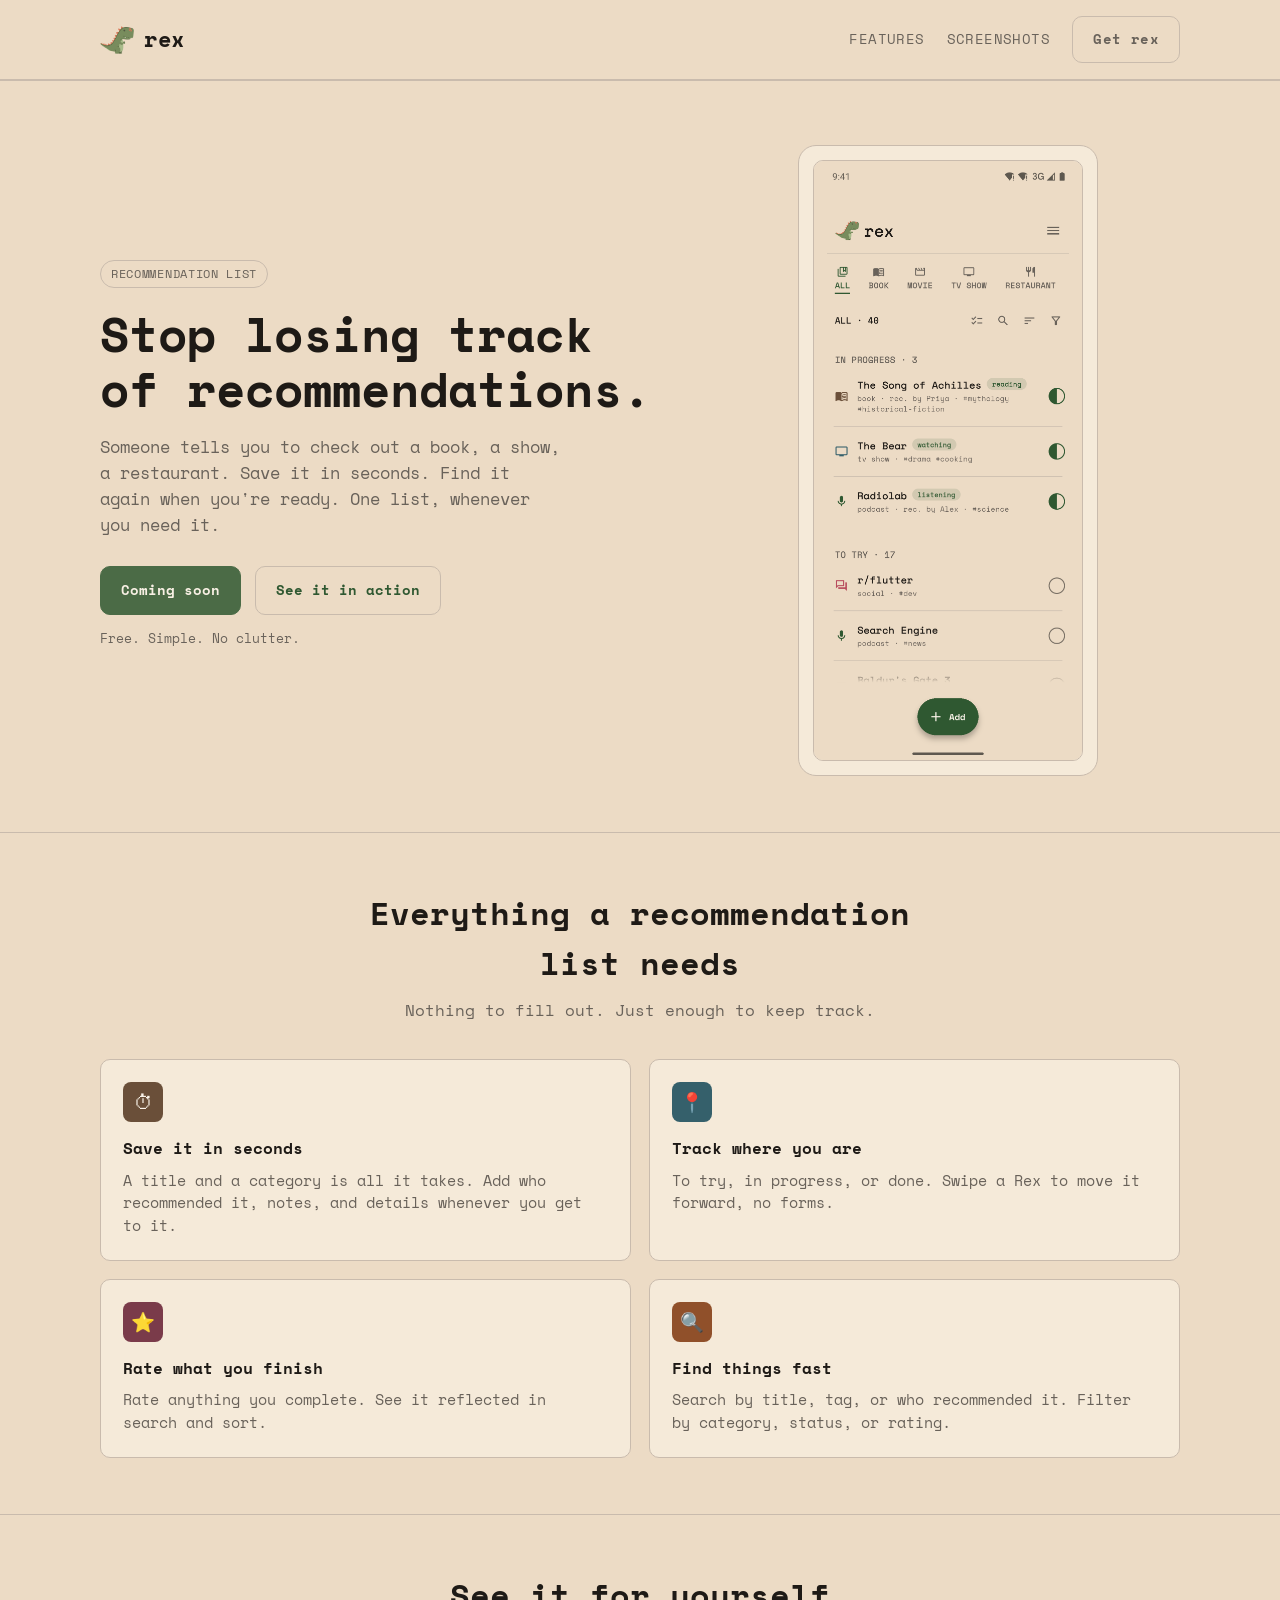
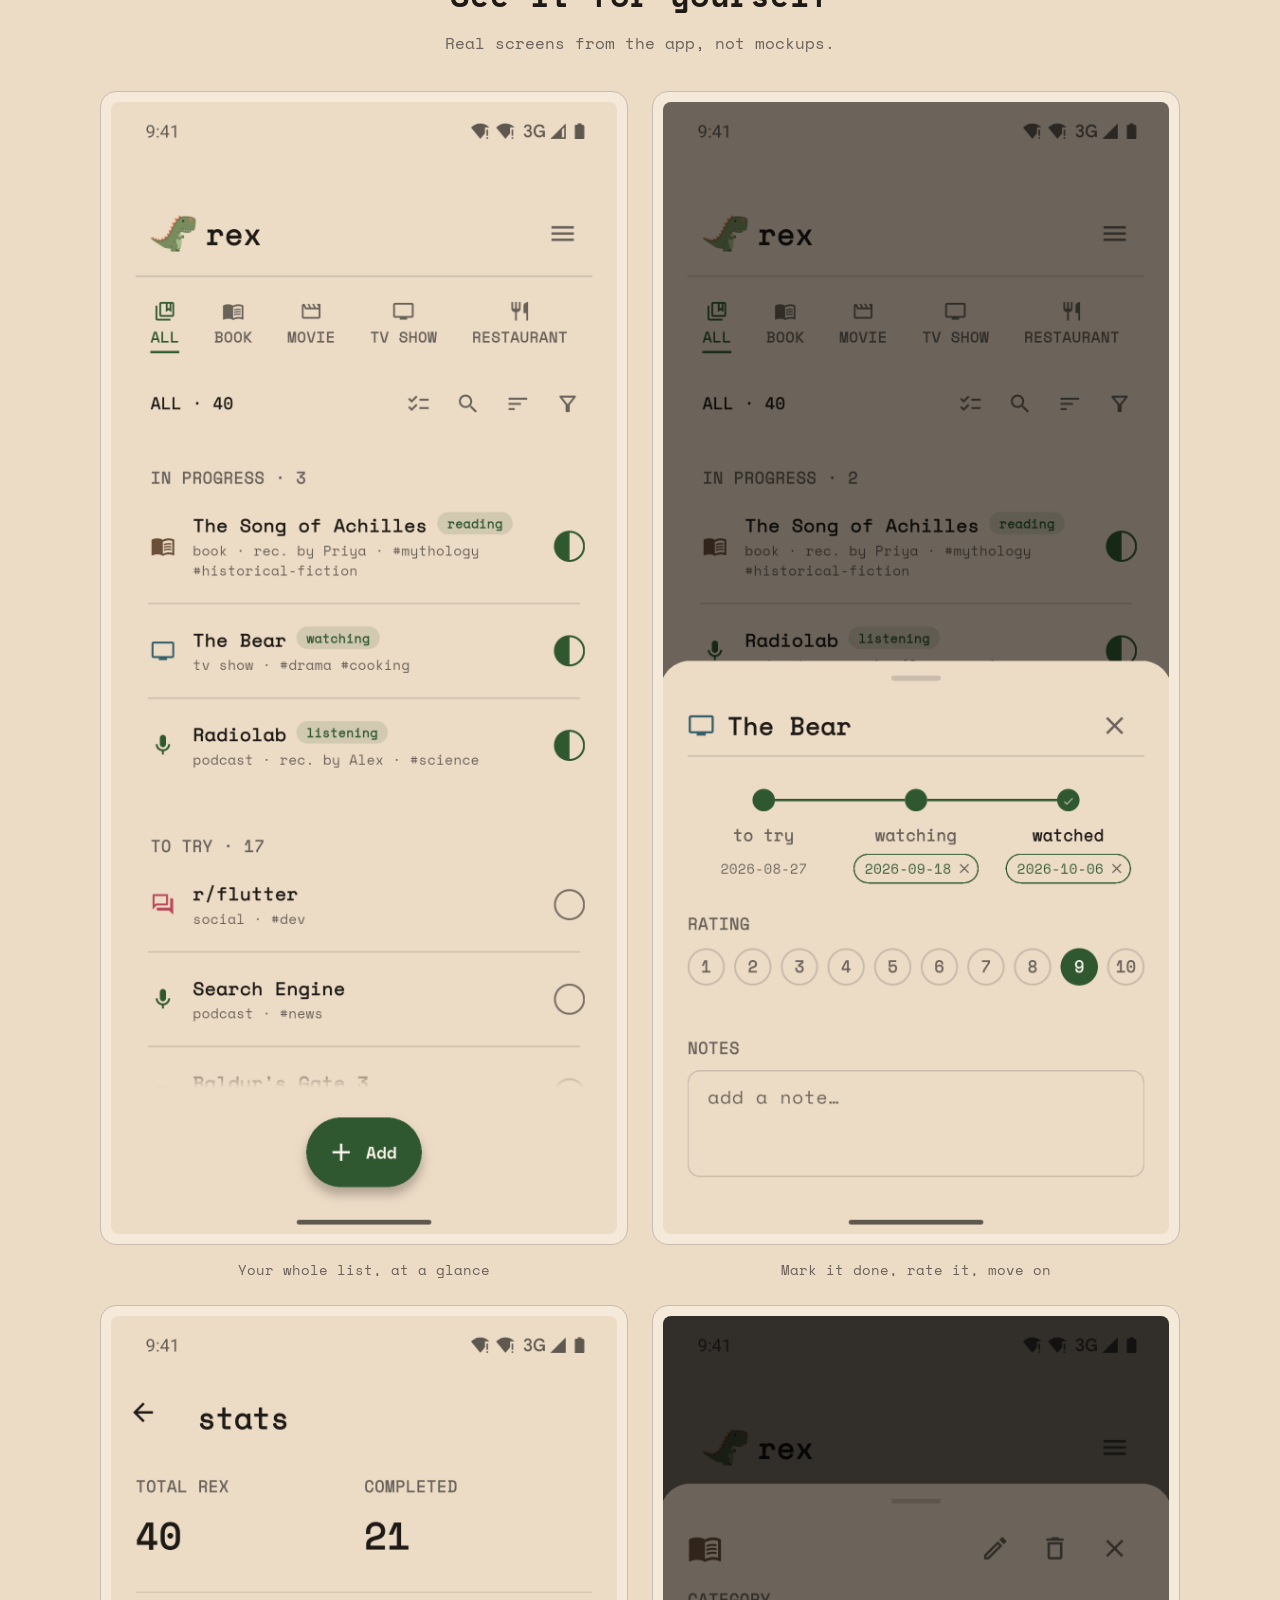
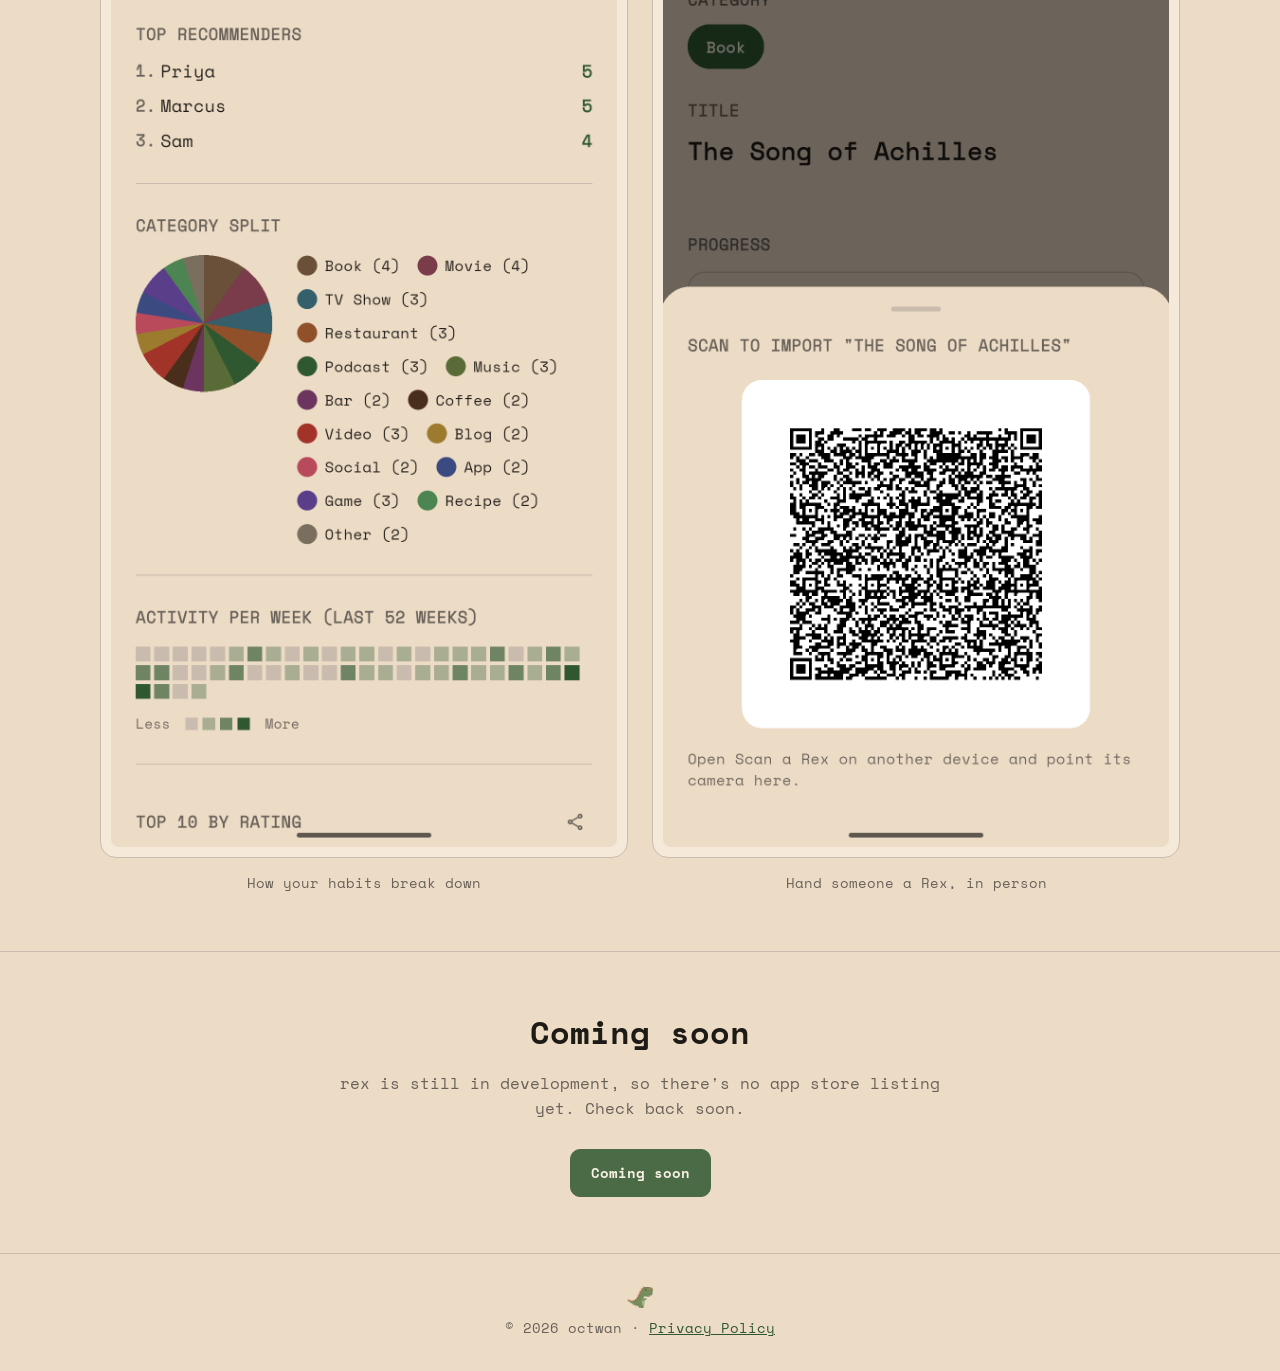
<file: index.html>
<!DOCTYPE html>
<html lang="en">
<head>
  <meta charset="UTF-8" />
  <meta name="viewport" content="width=device-width, initial-scale=1.0" />
  <title>rex - a list for what people tell you to check out</title>
  <meta
    name="description"
    content="Track the books, movies, shows, and restaurants people recommend to you, all in one simple list."
  />
  <link rel="icon" type="image/png" href="assets/branding/favicon.png" />
  <link rel="preconnect" href="https://fonts.googleapis.com" />
  <link rel="preconnect" href="https://fonts.gstatic.com" crossorigin />
  <link
    href="https://fonts.googleapis.com/css2?family=Space+Mono:wght@400;700&display=swap"
    rel="stylesheet"
  />
  <link rel="stylesheet" href="styles.css" />
</head>
<body>
  <header class="site-header">
    <div class="wrap">
      <a class="brand" href="#top">
        <img src="assets/branding/rex_mark.png" alt="rex mascot" />
        <span>rex</span>
      </a>
      <nav class="site-nav" aria-label="Primary">
        <a href="#features">Features</a>
        <a href="#screenshots">Screenshots</a>
        <a class="btn btn-secondary" href="#get-rex">Get rex</a>
      </nav>
    </div>
  </header>

  <main id="top">
    <section class="hero">
      <div class="wrap">
        <div class="hero-copy">
          <span class="pill">Recommendation list</span>
          <h1>Stop losing track of recommendations.</h1>
          <p class="subhead">
            Someone tells you to check out a book, a show, a restaurant.
            Save it in seconds. Find it again when you're ready. One list,
            whenever you need it.
          </p>
          <div class="hero-actions">
            <!-- TODO: link to app store listing / GitHub release once published -->
            <a class="btn btn-primary" href="#get-rex" aria-disabled="true">
              Coming soon
            </a>
            <a class="btn btn-secondary" href="#screenshots">See it in action</a>
          </div>
          <p class="hero-note">Free. Simple. No clutter.</p>
        </div>
        <div class="hero-frame">
          <img
            src="assets/screenshots/2026-10-06-main-list-view.png"
            alt="rex's main list view, showing saved recommendations across categories with tags, ratings, and a status toggle for each"
          />
        </div>
      </div>
    </section>

    <section id="features">
      <div class="wrap">
        <div class="section-head">
          <h2>Everything a recommendation list needs</h2>
          <p>
            Nothing to fill out. Just enough to keep track.
          </p>
        </div>
        <div class="feature-grid">
          <div class="feature-card">
            <div class="feature-icon" style="background: var(--cat-book);">⏱</div>
            <h3>Save it in seconds</h3>
            <p>
              A title and a category is all it takes. Add who recommended
              it, notes, and details whenever you get to it.
            </p>
          </div>
          <div class="feature-card">
            <div class="feature-icon" style="background: var(--cat-tvshow);">📍</div>
            <h3>Track where you are</h3>
            <p>
              To try, in progress, or done. Swipe a Rex to move it forward,
              no forms.
            </p>
          </div>
          <div class="feature-card">
            <div class="feature-icon" style="background: var(--cat-movie);">⭐</div>
            <h3>Rate what you finish</h3>
            <p>
              Rate anything you complete. See it reflected in search and
              sort.
            </p>
          </div>
          <div class="feature-card">
            <div class="feature-icon" style="background: var(--cat-restaurant);">🔍</div>
            <h3>Find things fast</h3>
            <p>
              Search by title, tag, or who recommended it. Filter by
              category, status, or rating.
            </p>
          </div>
        </div>
      </div>
    </section>

    <section id="screenshots">
      <div class="wrap">
        <div class="section-head">
          <h2>See it for yourself</h2>
          <p>Real screens from the app, not mockups.</p>
        </div>
        <div class="screenshot-grid">
          <div class="screenshot-card">
            <div class="screenshot-frame">
              <img
                src="assets/screenshots/2026-10-06-main-list-view.png"
                alt="The main list view: recommendations across categories with tags, ratings, and quick status toggles"
              />
            </div>
            <p>Your whole list, at a glance</p>
          </div>
          <div class="screenshot-card">
            <div class="screenshot-frame">
              <img
                src="assets/screenshots/2026-10-06-status-transition-sheet.png"
                alt="Marking a movie as watched, with a start date, rating, completion date, and notes"
              />
            </div>
            <p>Mark it done, rate it, move on</p>
          </div>
          <div class="screenshot-card">
            <div class="screenshot-frame">
              <img
                src="assets/screenshots/2026-10-06-stats-category-split.png"
                alt="The Stats screen: totals, top recommenders, a category-split donut chart, and an activity heatmap"
              />
            </div>
            <p>How your habits break down</p>
          </div>
          <div class="screenshot-card">
            <div class="screenshot-frame">
              <img
                src="assets/screenshots/2026-10-06-qr-share.png"
                alt="A QR code generated for a single Rex, ready to be scanned and imported on another device"
              />
            </div>
            <p>Hand someone a Rex, in person</p>
          </div>
        </div>
      </div>
    </section>

    <section id="get-rex" class="cta">
      <div class="wrap">
        <h2>Coming soon</h2>
        <p>
          rex is still in development, so there's no app store listing yet.
          Check back soon.
        </p>
        <div class="cta-actions">
          <!-- TODO: link to app store listing / GitHub release once published -->
          <a class="btn btn-primary" href="#get-rex" aria-disabled="true">
            Coming soon
          </a>
        </div>
      </div>
    </section>
  </main>

  <footer class="site-footer">
    <div class="wrap">
      <img src="assets/branding/rex_mark.png" alt="rex mascot" />
      <p>&copy; 2026 octwan &middot; <a href="privacy.html">Privacy Policy</a></p>
    </div>
  </footer>
</body>
</html>
</file>
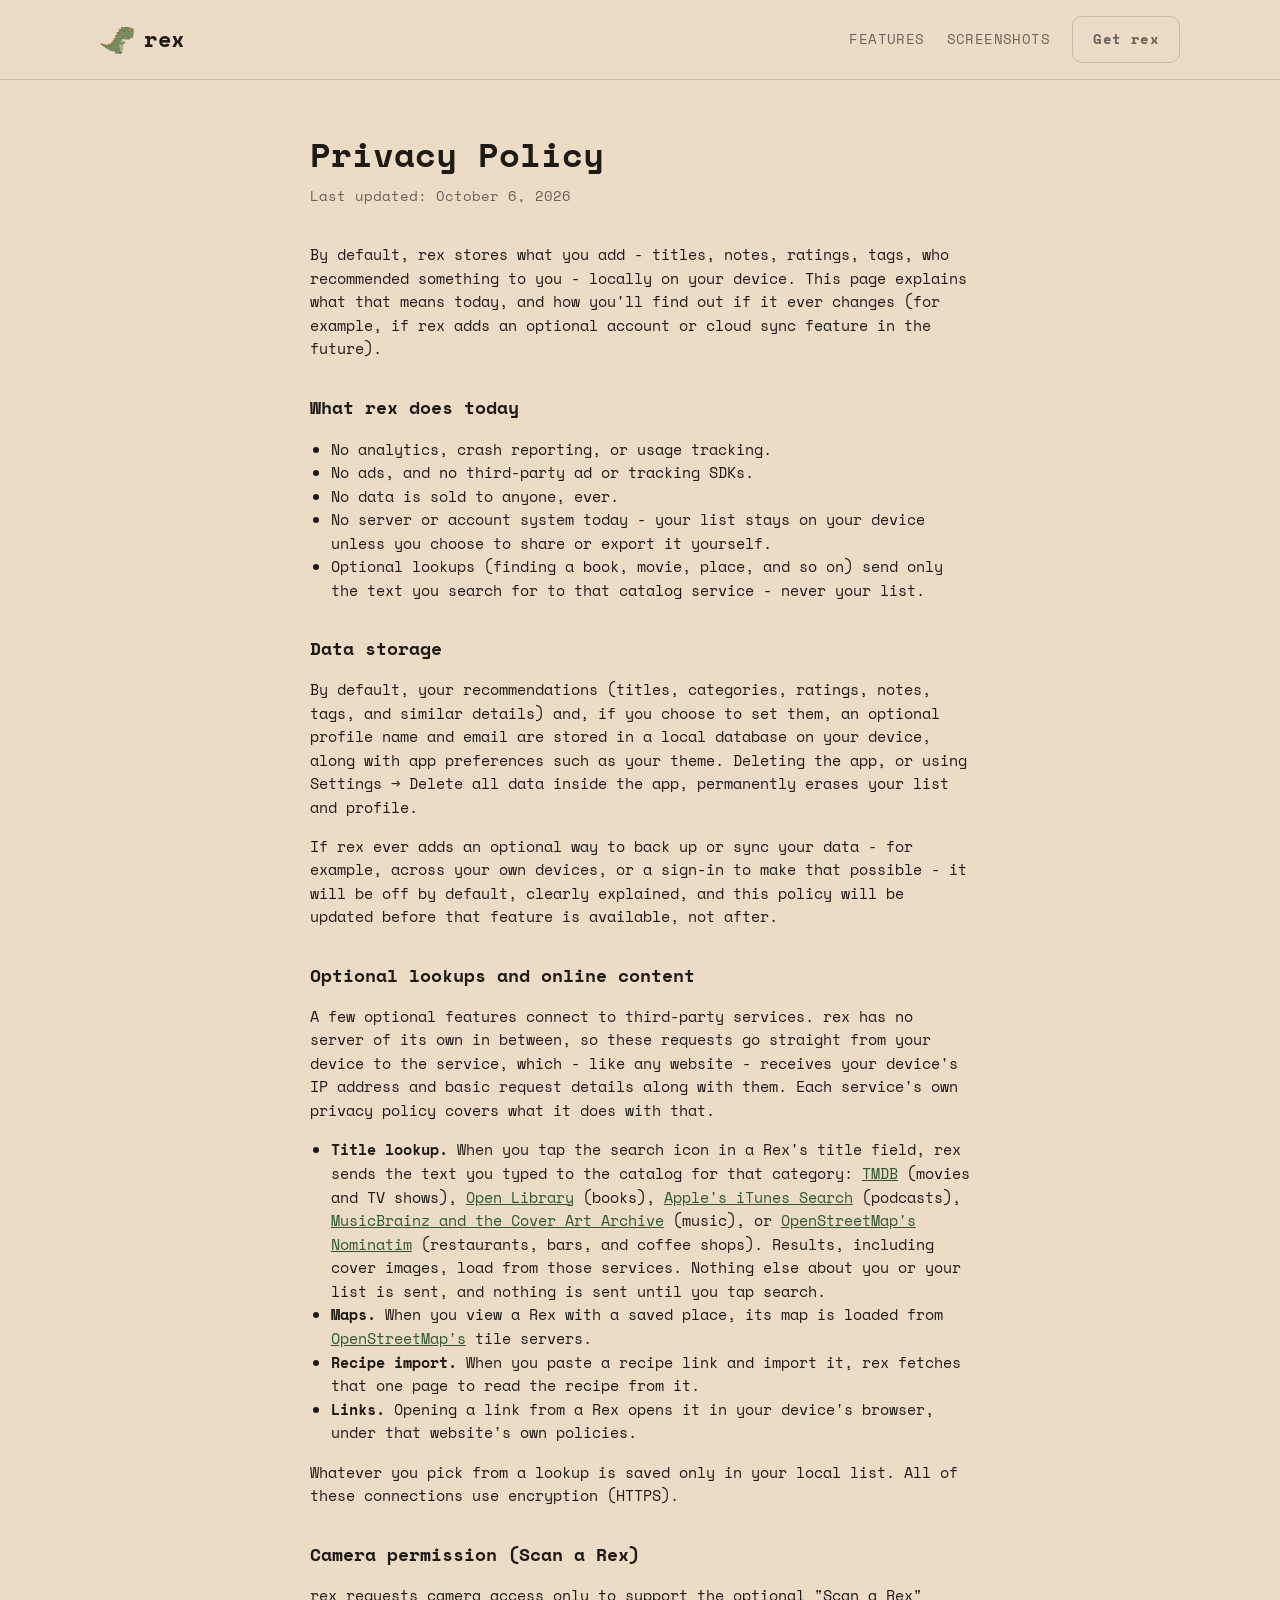
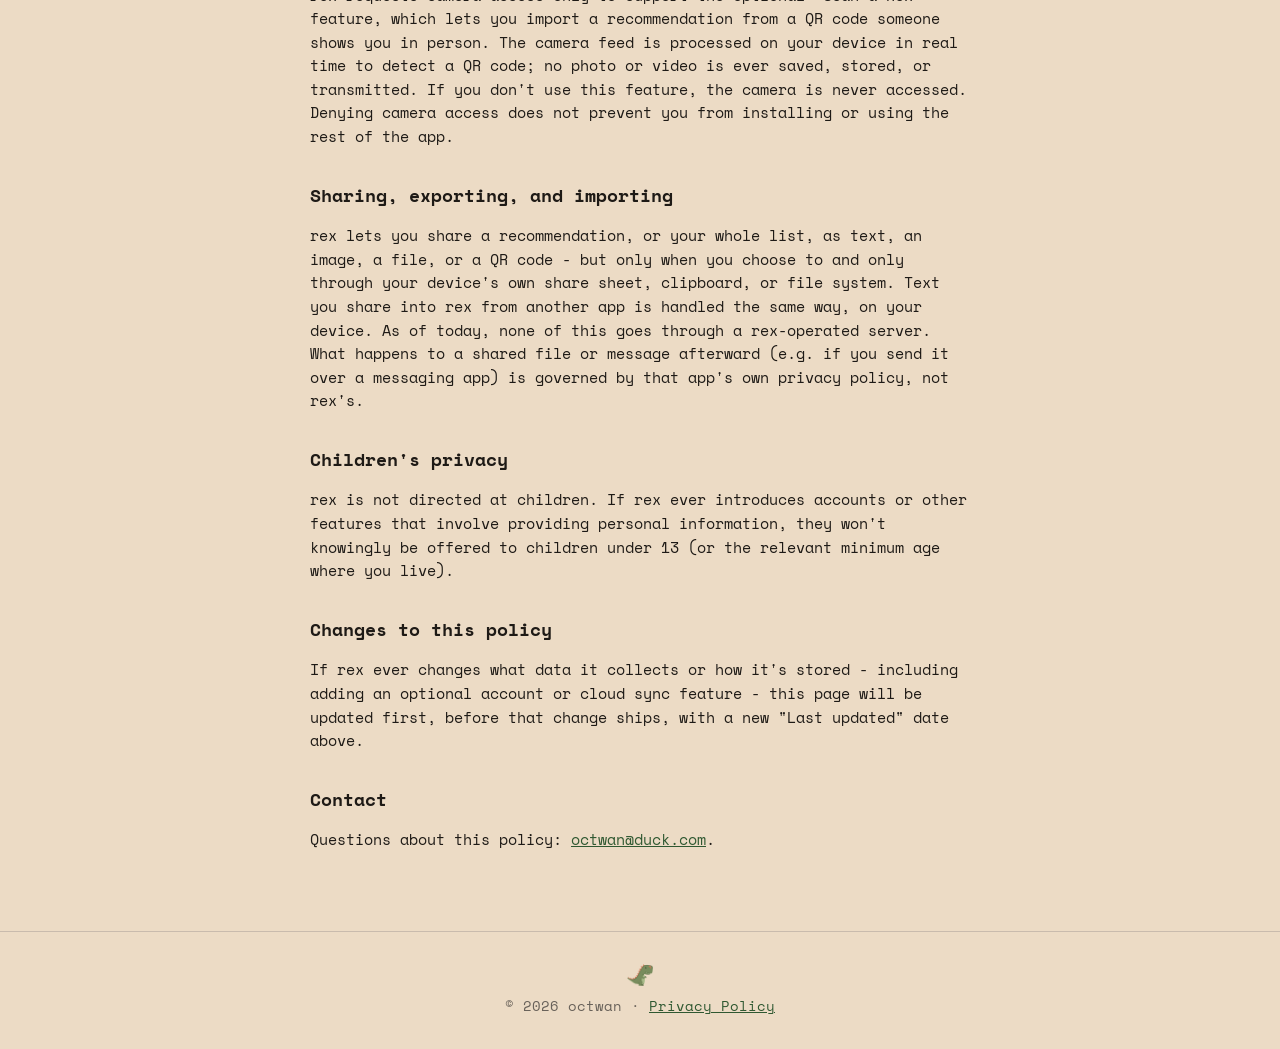
<file: privacy.html>
<!DOCTYPE html>
<html lang="en">
<head>
  <meta charset="UTF-8" />
  <meta name="viewport" content="width=device-width, initial-scale=1.0" />
  <title>Privacy Policy - rex</title>
  <meta
    name="description"
    content="rex's privacy policy: what data is handled today, how it's stored, and what to expect if that ever changes."
  />
  <link rel="icon" type="image/png" href="assets/branding/favicon.png" />
  <link rel="preconnect" href="https://fonts.googleapis.com" />
  <link rel="preconnect" href="https://fonts.gstatic.com" crossorigin />
  <link
    href="https://fonts.googleapis.com/css2?family=Space+Mono:wght@400;700&display=swap"
    rel="stylesheet"
  />
  <link rel="stylesheet" href="styles.css" />
  <style>
    .policy {
      max-width: 70ch;
      margin: 0 auto;
      padding: 48px 20px 64px;
    }
    .policy h1 {
      font-size: clamp(1.6rem, 3.4vw, 2.1rem);
      margin: 0 0 6px;
    }
    .policy .updated {
      color: var(--text-muted);
      font-size: 0.85rem;
      margin: 0 0 36px;
    }
    .policy h2 {
      font-size: 1.15rem;
      margin: 32px 0 10px;
    }
    .policy p,
    .policy li {
      color: var(--text-primary);
      font-size: 0.95rem;
    }
    .policy ul {
      padding-left: 1.3em;
    }
    .policy a {
      text-decoration: underline;
    }
  </style>
</head>
<body>
  <header class="site-header">
    <div class="wrap">
      <a class="brand" href="index.html#top">
        <img src="assets/branding/rex_mark.png" alt="rex mascot" />
        <span>rex</span>
      </a>
      <nav class="site-nav" aria-label="Primary">
        <a href="index.html#features">Features</a>
        <a href="index.html#screenshots">Screenshots</a>
        <a class="btn btn-secondary" href="index.html#get-rex">Get rex</a>
      </nav>
    </div>
  </header>

  <main>
    <div class="policy">
      <h1>Privacy Policy</h1>
      <p class="updated">Last updated: October 6, 2026</p>

      <p>
        By default, rex stores what you add - titles, notes, ratings, tags,
        who recommended something to you - locally on your device. This page
        explains what that means today, and how you'll find out if it ever
        changes (for example, if rex adds an optional account or cloud sync
        feature in the future).
      </p>

      <h2>What rex does today</h2>
      <ul>
        <li>No analytics, crash reporting, or usage tracking.</li>
        <li>No ads, and no third-party ad or tracking SDKs.</li>
        <li>No data is sold to anyone, ever.</li>
        <li>No server or account system today - your list stays on your device unless you choose to share or export it yourself.</li>
        <li>Optional lookups (finding a book, movie, place, and so on) send only the text you search for to that catalog service - never your list.</li>
      </ul>

      <h2>Data storage</h2>
      <p>
        By default, your recommendations (titles, categories, ratings,
        notes, tags, and similar details) and, if you choose to set them, an
        optional profile name and email are stored in a local database on
        your device, along with app preferences such as your theme.
        Deleting the app, or using Settings &rarr; Delete all data inside
        the app, permanently erases your list and profile.
      </p>
      <p>
        If rex ever adds an optional way to back up or sync your data - for
        example, across your own devices, or a sign-in to make that possible
        - it will be off by default, clearly explained, and this policy will
        be updated before that feature is available, not after.
      </p>

      <h2>Optional lookups and online content</h2>
      <p>
        A few optional features connect to third-party services. rex has no
        server of its own in between, so these requests go straight from
        your device to the service, which - like any website - receives your
        device's IP address and basic request details along with them. Each
        service's own privacy policy covers what it does with that.
      </p>
      <ul>
        <li>
          <strong>Title lookup.</strong> When you tap the search icon in a
          Rex's title field, rex sends the text you typed to the catalog for
          that category:
          <a href="https://www.themoviedb.org/privacy-policy">TMDB</a>
          (movies and TV shows),
          <a href="https://archive.org/about/terms.php">Open Library</a>
          (books),
          <a href="https://www.apple.com/legal/privacy/">Apple's iTunes Search</a>
          (podcasts),
          <a href="https://metabrainz.org/privacy">MusicBrainz and the Cover Art Archive</a>
          (music), or
          <a href="https://osmfoundation.org/wiki/Privacy_Policy">OpenStreetMap's Nominatim</a>
          (restaurants, bars, and coffee shops). Results, including cover
          images, load from those services. Nothing else about you or your
          list is sent, and nothing is sent until you tap search.
        </li>
        <li>
          <strong>Maps.</strong> When you view a Rex with a saved place, its
          map is loaded from
          <a href="https://osmfoundation.org/wiki/Privacy_Policy">OpenStreetMap's</a>
          tile servers.
        </li>
        <li>
          <strong>Recipe import.</strong> When you paste a recipe link and
          import it, rex fetches that one page to read the recipe from it.
        </li>
        <li>
          <strong>Links.</strong> Opening a link from a Rex opens it in your
          device's browser, under that website's own policies.
        </li>
      </ul>
      <p>
        Whatever you pick from a lookup is saved only in your local list.
        All of these connections use encryption (HTTPS).
      </p>

      <h2>Camera permission (Scan a Rex)</h2>
      <p>
        rex requests camera access only to support the optional "Scan a Rex"
        feature, which lets you import a recommendation from a QR code
        someone shows you in person. The camera feed is processed on your
        device in real time to detect a QR code; no photo or video is ever
        saved, stored, or transmitted. If you don't use this feature, the
        camera is never accessed. Denying camera access does not prevent you
        from installing or using the rest of the app.
      </p>

      <h2>Sharing, exporting, and importing</h2>
      <p>
        rex lets you share a recommendation, or your whole list, as text, an
        image, a file, or a QR code - but only when you choose to and only
        through your device's own share sheet, clipboard, or file system.
        Text you share into rex from another app is handled the same way,
        on your device. As of today, none of this goes through a
        rex-operated server. What
        happens to a shared file or message afterward (e.g. if you send it
        over a messaging app) is governed by that app's own privacy policy,
        not rex's.
      </p>

      <h2>Children's privacy</h2>
      <p>
        rex is not directed at children. If rex ever introduces accounts or
        other features that involve providing personal information, they
        won't knowingly be offered to children under 13 (or the relevant
        minimum age where you live).
      </p>

      <h2>Changes to this policy</h2>
      <p>
        If rex ever changes what data it collects or how it's stored -
        including adding an optional account or cloud sync feature - this
        page will be updated first, before that change ships, with a new
        "Last updated" date above.
      </p>

      <h2>Contact</h2>
      <p>
        Questions about this policy: <a href="mailto:octwan@duck.com">octwan@duck.com</a>.
      </p>
    </div>
  </main>

  <footer class="site-footer">
    <div class="wrap">
      <img src="assets/branding/rex_mark.png" alt="rex mascot" />
      <p>&copy; 2026 octwan &middot; <a href="privacy.html">Privacy Policy</a></p>
    </div>
  </footer>
</body>
</html>
</file>
<file: styles.css>
/* rex landing page styles
   Design tokens are pulled straight from lib/core/theme/app_colors.dart
   (the "Beige" light palette and the "Charcoal" dark palette) so this page
   stays visually consistent with the app itself. See index.html for the
   content structure. */

:root {
  /* Beige (light) palette */
  --background: #ecdbc5;
  --surface: #f5ead9;
  --divider: #c9bbad;
  --text-primary: #1e1a16;
  --text-muted: #69625a;
  --accent: #2f5831;
  --on-accent: #fbf4ea;

  /* A few category colors from RexColors, used only as small decorative
     accents on feature-card icons - never for body text - to echo the
     app's own colorful category chips without inventing a new palette. */
  --cat-book: #6a4f39;
  --cat-restaurant: #90502a;
  --cat-movie: #7a3b4a;
  --cat-tvshow: #35606b;
  --cat-app: #3c4a82;
  --cat-game: #5b3e8a;

  --radius: 10px;
  --border-width: 1.5px;
  --max-width: 1120px;
}

@media (prefers-color-scheme: dark) {
  :root {
    /* Charcoal (default dark) palette */
    --background: #100d09;
    --surface: #17130e;
    --divider: #2a2520;
    --text-primary: #e8e4df;
    --text-muted: #8d8883;
    --accent: #58905a;
    --on-accent: #0e0a07;

    --cat-book: #b49073;
    --cat-restaurant: #d5895e;
    --cat-movie: #d98ba0;
    --cat-tvshow: #8fc7d1;
    --cat-app: #a8b4e8;
    --cat-game: #b89ee0;
  }
}

* {
  box-sizing: border-box;
}

html {
  color-scheme: light dark;
}

body {
  margin: 0;
  background: var(--background);
  color: var(--text-primary);
  font-family: 'Space Mono', 'JetBrains Mono', 'Courier New', monospace;
  line-height: 1.55;
  -webkit-font-smoothing: antialiased;
}

img {
  max-width: 100%;
  display: block;
}

a {
  color: var(--accent);
}

.wrap {
  max-width: var(--max-width);
  margin: 0 auto;
  padding: 0 20px;
}

/* ---------- Header ---------- */

.site-header {
  border-bottom: var(--border-width) solid var(--divider);
}

.site-header .wrap {
  display: flex;
  align-items: center;
  justify-content: space-between;
  gap: 16px;
  padding-top: 16px;
  padding-bottom: 16px;
}

.brand {
  display: flex;
  align-items: center;
  gap: 10px;
  text-decoration: none;
  color: var(--text-primary);
}

.brand img {
  height: 28px;
  width: auto;
}

.brand span {
  font-weight: 700;
  font-size: 1.35rem;
  letter-spacing: 0.02em;
}

.site-nav {
  display: flex;
  align-items: center;
  gap: 22px;
}

.site-nav a {
  color: var(--text-muted);
  text-decoration: none;
  font-size: 0.85rem;
  letter-spacing: 0.03em;
  text-transform: uppercase;
}

.site-nav a:hover {
  color: var(--accent);
}

.site-nav .btn {
  text-transform: none;
}

/* ---------- Buttons ---------- */

.btn {
  display: inline-flex;
  align-items: center;
  gap: 8px;
  padding: 12px 20px;
  border-radius: var(--radius);
  border: var(--border-width) solid var(--accent);
  font-family: inherit;
  font-size: 0.9rem;
  font-weight: 700;
  text-decoration: none;
  cursor: default;
  white-space: nowrap;
}

.btn-primary {
  background: var(--accent);
  color: var(--on-accent);
}

.btn-secondary {
  background: transparent;
  color: var(--accent);
  border-color: var(--divider);
}

.btn-secondary:hover {
  border-color: var(--accent);
}

.btn[aria-disabled='true'] {
  opacity: 0.85;
}

.pill {
  display: inline-block;
  padding: 4px 10px;
  border-radius: 999px;
  border: var(--border-width) solid var(--divider);
  font-size: 0.72rem;
  letter-spacing: 0.06em;
  text-transform: uppercase;
  color: var(--text-muted);
}

/* ---------- Hero ---------- */

.hero {
  padding: 64px 0 56px;
}

.hero .wrap {
  display: grid;
  grid-template-columns: 1.1fr 0.9fr;
  gap: 48px;
  align-items: center;
}

.hero-copy .pill {
  margin-bottom: 18px;
}

.hero h1 {
  font-size: clamp(2rem, 4.2vw, 3rem);
  line-height: 1.15;
  margin: 0 0 18px;
}

.hero p.subhead {
  font-size: 1.05rem;
  color: var(--text-muted);
  max-width: 46ch;
  margin: 0 0 28px;
}

.hero-actions {
  display: flex;
  flex-wrap: wrap;
  gap: 14px;
  margin-bottom: 14px;
}

.hero-note {
  font-size: 0.8rem;
  color: var(--text-muted);
}

.hero-frame {
  border: var(--border-width) solid var(--divider);
  border-radius: 18px;
  background: var(--surface);
  padding: 14px;
  justify-self: center;
  max-width: 300px;
}

.hero-frame img {
  border-radius: 10px;
  border: var(--border-width) solid var(--divider);
}

/* ---------- Sections ---------- */

section {
  padding: 56px 0;
  border-top: var(--border-width) solid var(--divider);
}

.section-head {
  max-width: 60ch;
  margin: 0 auto 36px;
  text-align: center;
}

.section-head h2 {
  font-size: clamp(1.5rem, 3vw, 2rem);
  margin: 0 0 10px;
}

.section-head p {
  color: var(--text-muted);
  margin: 0;
}

/* ---------- Features ---------- */

.feature-grid {
  display: grid;
  grid-template-columns: repeat(2, 1fr);
  gap: 18px;
}

.feature-card {
  border: var(--border-width) solid var(--divider);
  border-radius: var(--radius);
  background: var(--surface);
  padding: 22px;
}

.feature-icon {
  width: 40px;
  height: 40px;
  border-radius: 8px;
  display: flex;
  align-items: center;
  justify-content: center;
  font-size: 1.2rem;
  margin-bottom: 14px;
  color: var(--on-accent);
}

.feature-card h3 {
  margin: 0 0 8px;
  font-size: 1.02rem;
}

.feature-card p {
  margin: 0;
  color: var(--text-muted);
  font-size: 0.92rem;
}

/* ---------- Screenshots ---------- */

.screenshot-grid {
  display: grid;
  grid-template-columns: repeat(2, 1fr);
  gap: 24px;
}

.screenshot-card {
  text-align: center;
}

.screenshot-frame {
  border: var(--border-width) solid var(--divider);
  border-radius: 16px;
  background: var(--surface);
  padding: 10px;
  margin-bottom: 14px;
}

.screenshot-frame img {
  border-radius: 8px;
}

.screenshot-card p {
  margin: 0;
  color: var(--text-muted);
  font-size: 0.9rem;
}

/* ---------- CTA ---------- */

.cta {
  text-align: center;
}

.cta .wrap {
  max-width: 640px;
}

.cta h2 {
  font-size: clamp(1.5rem, 3vw, 2rem);
  margin: 0 0 14px;
}

.cta p {
  color: var(--text-muted);
  margin: 0 0 28px;
}

.cta-actions {
  display: flex;
  justify-content: center;
  flex-wrap: wrap;
  gap: 14px;
}

/* ---------- Footer ---------- */

.site-footer {
  border-top: var(--border-width) solid var(--divider);
  padding: 32px 0;
  text-align: center;
}

.site-footer img {
  height: 22px;
  margin: 0 auto 10px;
}

.site-footer p {
  margin: 0;
  color: var(--text-muted);
  font-size: 0.85rem;
}

/* ---------- Responsive ---------- */

@media (max-width: 900px) {
  .hero .wrap {
    grid-template-columns: 1fr;
  }

  .hero-frame {
    justify-self: start;
  }

  .screenshot-grid {
    grid-template-columns: repeat(2, 1fr);
  }
}

@media (max-width: 640px) {
  .site-nav {
    gap: 14px;
  }

  .site-nav a:not(.btn) {
    display: none;
  }

  .hero {
    padding: 40px 0 36px;
  }

  .hero-frame {
    max-width: 220px;
  }

  section {
    padding: 40px 0;
  }

  .feature-grid {
    grid-template-columns: 1fr;
  }

  .screenshot-grid {
    grid-template-columns: 1fr;
    max-width: 280px;
    margin: 0 auto;
  }
}
</file>
